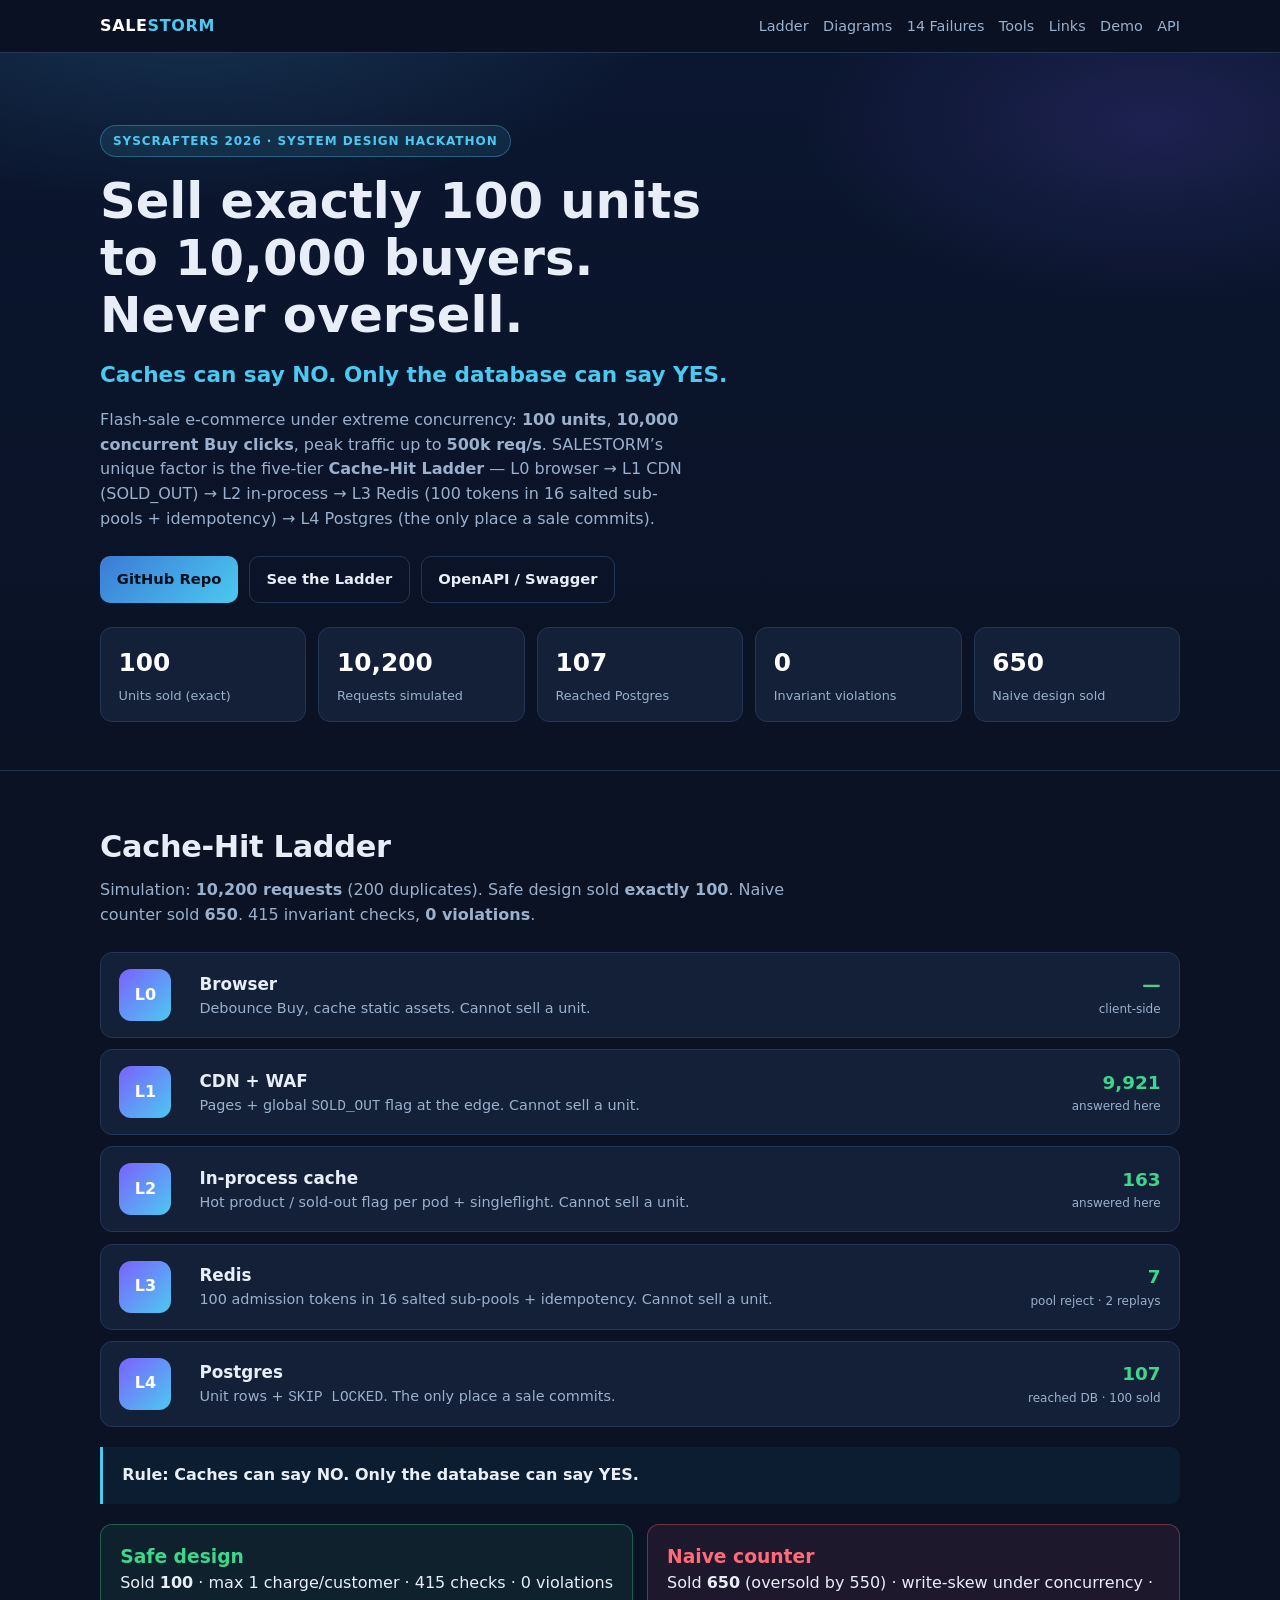
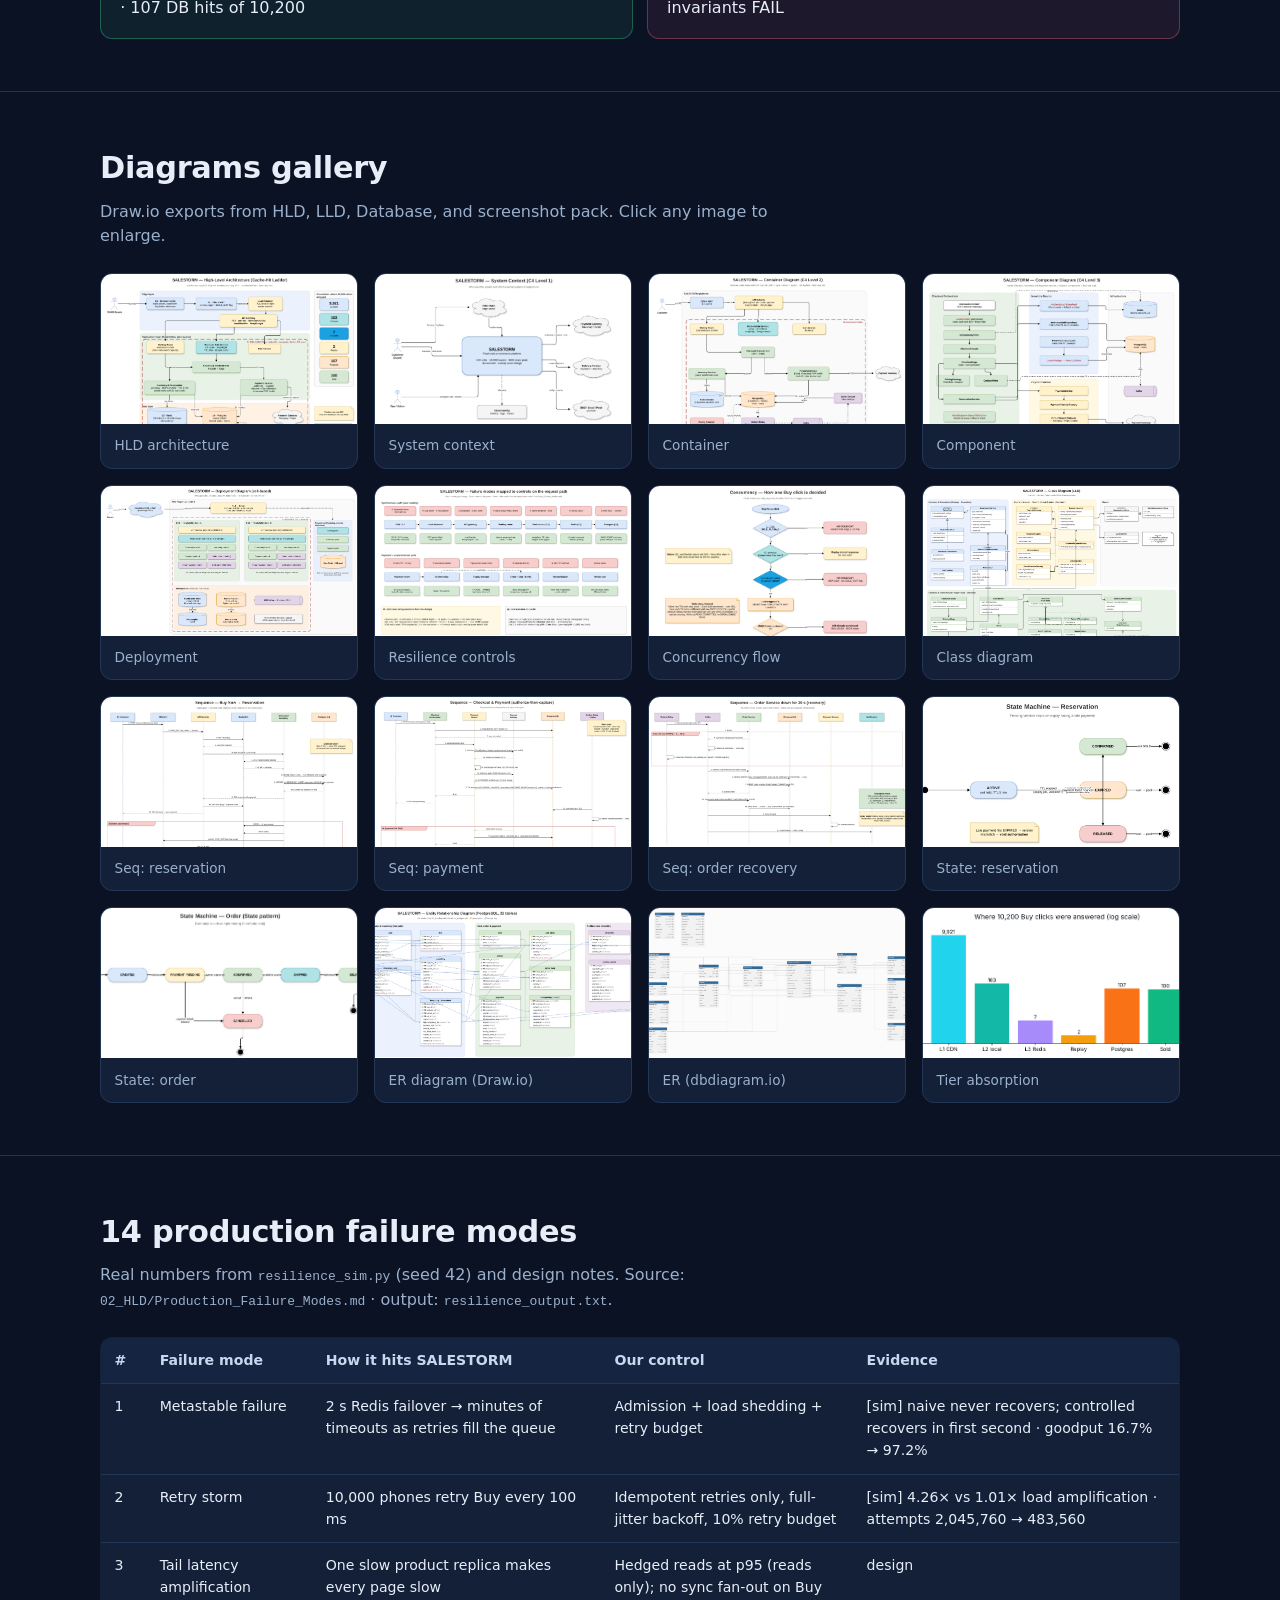
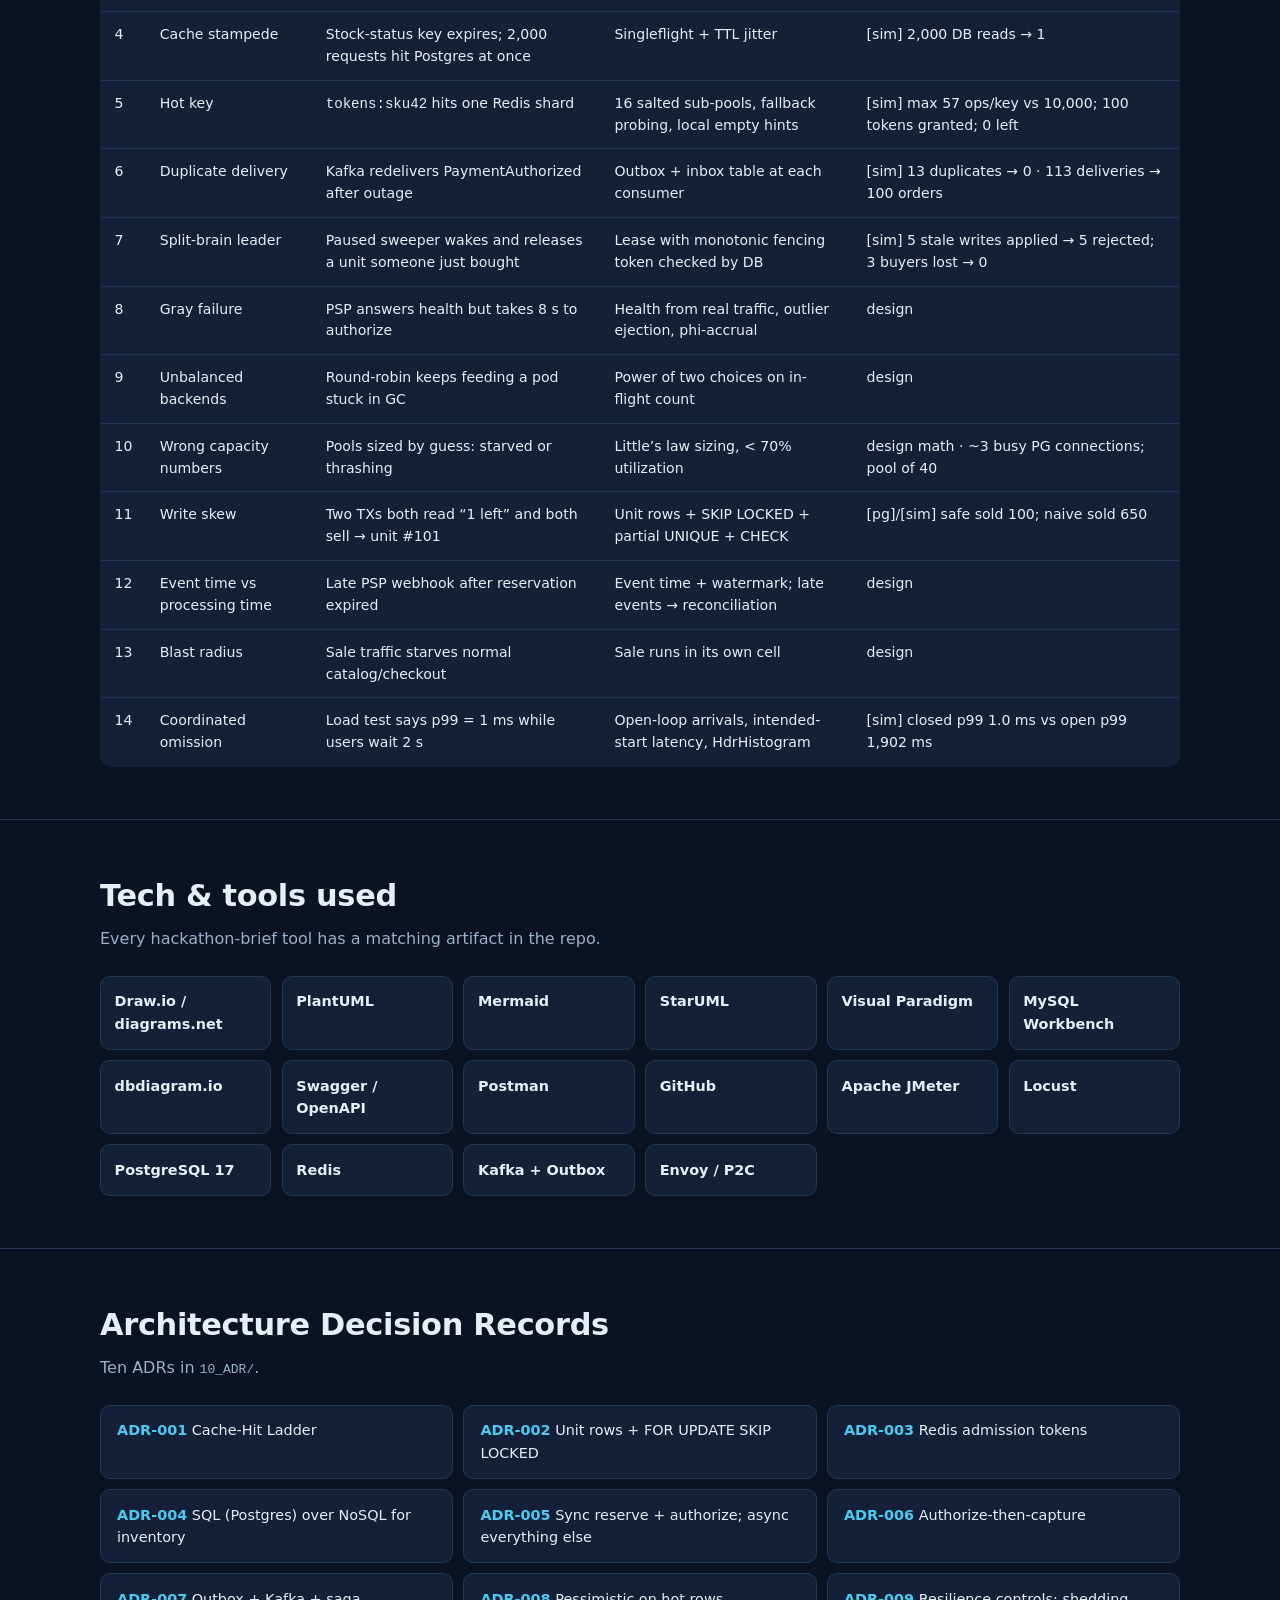
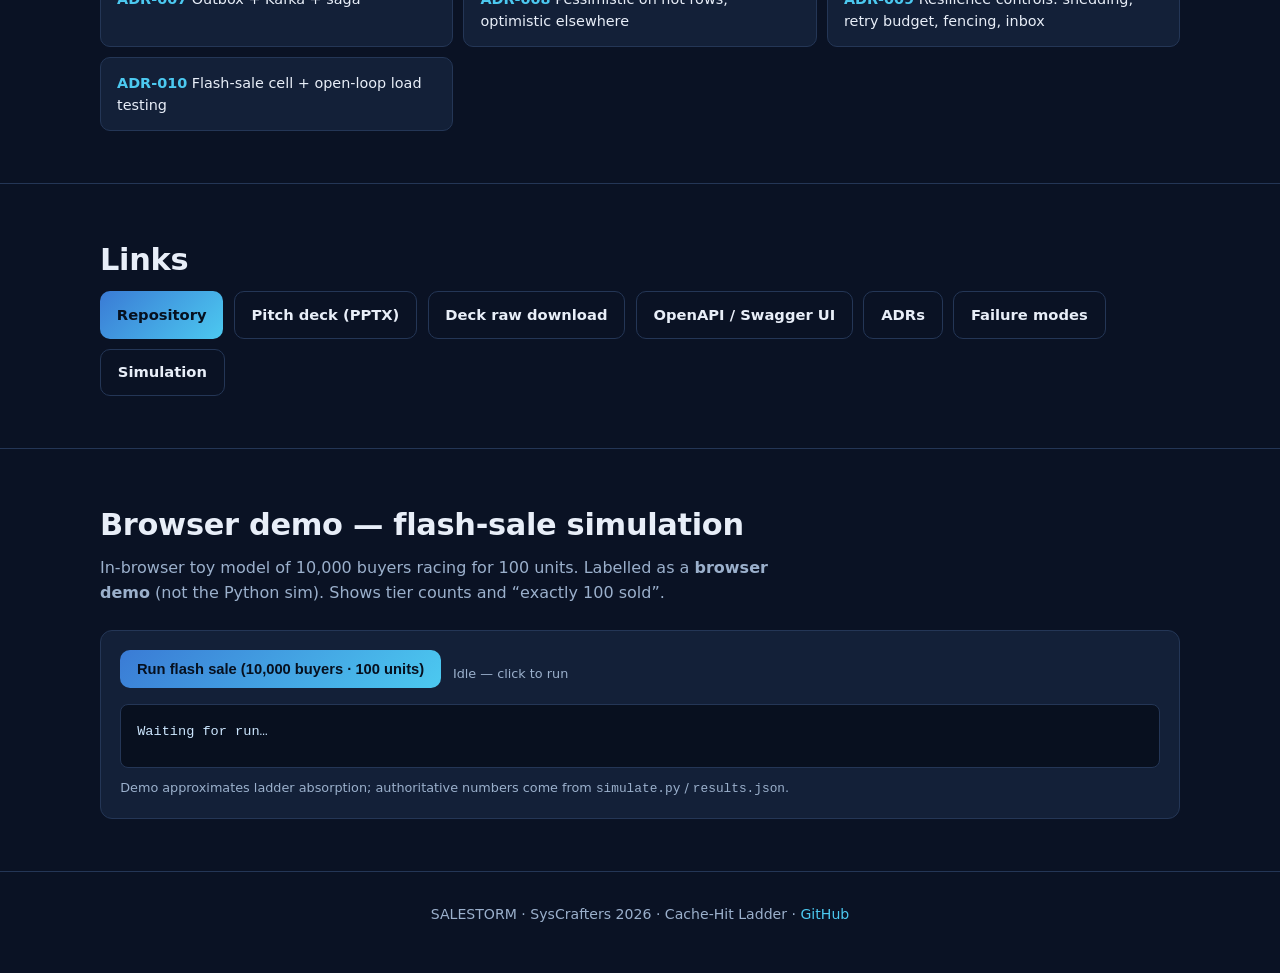
<file: docs/index.html>
<!DOCTYPE html>
<html lang="en">
<head>
  <meta charset="UTF-8" />
  <meta name="viewport" content="width=device-width, initial-scale=1" />
  <title>SALESTORM — Cache-Hit Ladder Flash Sale Design</title>
  <meta name="description" content="System design for selling exactly 100 units to 10,000 concurrent buyers with zero oversell. Caches can say NO. Only the database can say YES." />
  <link rel="stylesheet" href="styles.css" />
</head>
<body>
  <nav>
    <div class="wrap">
      <div class="brand">SALE<span>STORM</span></div>
      <div class="nav-links">
        <a href="#ladder">Ladder</a>
        <a href="#diagrams">Diagrams</a>
        <a href="#failures">14 Failures</a>
        <a href="#tools">Tools</a>
        <a href="#links">Links</a>
        <a href="#sim">Demo</a>
        <a href="api.html">API</a>
      </div>
    </div>
  </nav>

  <header class="hero">
    <div class="wrap">
      <div class="badge">SysCrafters 2026 · System Design Hackathon</div>
      <h1>Sell exactly 100 units to 10,000 buyers. Never oversell.</h1>
      <p class="tagline">Caches can say NO. Only the database can say YES.</p>
      <p class="problem">
        Flash-sale e-commerce under extreme concurrency: <strong>100 units</strong>,
        <strong>10,000 concurrent Buy clicks</strong>, peak traffic up to
        <strong>500k req/s</strong>. SALESTORM’s unique factor is the five-tier
        <strong>Cache-Hit Ladder</strong> — L0 browser → L1 CDN (SOLD_OUT) → L2 in-process →
        L3 Redis (100 tokens in 16 salted sub-pools + idempotency) → L4 Postgres
        (the only place a sale commits).
      </p>
      <div class="links">
        <a class="btn" href="https://github.com/sivaangayarkanni/SalesStrom-Ecommerce-platform">GitHub Repo</a>
        <a class="btn secondary" href="#ladder">See the Ladder</a>
        <a class="btn secondary" href="api.html">OpenAPI / Swagger</a>
      </div>
      <div class="stats">
        <div class="stat"><div class="n">100</div><div class="l">Units sold (exact)</div></div>
        <div class="stat"><div class="n">10,200</div><div class="l">Requests simulated</div></div>
        <div class="stat"><div class="n">107</div><div class="l">Reached Postgres</div></div>
        <div class="stat"><div class="n">0</div><div class="l">Invariant violations</div></div>
        <div class="stat"><div class="n">650</div><div class="l">Naive design sold</div></div>
      </div>
    </div>
  </header>

  <section id="ladder">
    <div class="wrap">
      <h2>Cache-Hit Ladder</h2>
      <p class="lead">
        Simulation: <strong>10,200 requests</strong> (200 duplicates). Safe design sold
        <strong>exactly 100</strong>. Naive counter sold <strong>650</strong>.
        415 invariant checks, <strong>0 violations</strong>.
      </p>
      <div class="ladder">
        <div class="tier">
          <div class="id">L0</div>
          <div>
            <h3>Browser</h3>
            <p>Debounce Buy, cache static assets. Cannot sell a unit.</p>
          </div>
          <div class="hits">—<small>client-side</small></div>
        </div>
        <div class="tier">
          <div class="id">L1</div>
          <div>
            <h3>CDN + WAF</h3>
            <p>Pages + global <code>SOLD_OUT</code> flag at the edge. Cannot sell a unit.</p>
          </div>
          <div class="hits">9,921<small>answered here</small></div>
        </div>
        <div class="tier">
          <div class="id">L2</div>
          <div>
            <h3>In-process cache</h3>
            <p>Hot product / sold-out flag per pod + singleflight. Cannot sell a unit.</p>
          </div>
          <div class="hits">163<small>answered here</small></div>
        </div>
        <div class="tier">
          <div class="id">L3</div>
          <div>
            <h3>Redis</h3>
            <p>100 admission tokens in 16 salted sub-pools + idempotency. Cannot sell a unit.</p>
          </div>
          <div class="hits">7<small>pool reject · 2 replays</small></div>
        </div>
        <div class="tier">
          <div class="id">L4</div>
          <div>
            <h3>Postgres</h3>
            <p>Unit rows + <code>SKIP LOCKED</code>. The only place a sale commits.</p>
          </div>
          <div class="hits">107<small>reached DB · 100 sold</small></div>
        </div>
      </div>
      <div class="rule">Rule: Caches can say NO. Only the database can say YES.</div>
      <div class="compare">
        <div class="card-ok">
          <h3>Safe design</h3>
          <p>Sold <strong>100</strong> · max 1 charge/customer · 415 checks · 0 violations · 107 DB hits of 10,200</p>
        </div>
        <div class="card-bad">
          <h3>Naive counter</h3>
          <p>Sold <strong>650</strong> (oversold by 550) · write-skew under concurrency · invariants FAIL</p>
        </div>
      </div>
    </div>
  </section>

  <section id="diagrams">
    <div class="wrap">
      <h2>Diagrams gallery</h2>
      <p class="lead">Draw.io exports from HLD, LLD, Database, and screenshot pack. Click any image to enlarge.</p>
      <div class="gallery" id="gallery">
        <figure class="g-item" data-src="assets/hld_architecture.png"><img src="assets/hld_architecture.png" alt="HLD architecture" loading="lazy" /><figcaption>HLD architecture</figcaption></figure>
        <figure class="g-item" data-src="assets/system_context.png"><img src="assets/system_context.png" alt="System context" loading="lazy" /><figcaption>System context</figcaption></figure>
        <figure class="g-item" data-src="assets/container.png"><img src="assets/container.png" alt="Container diagram" loading="lazy" /><figcaption>Container</figcaption></figure>
        <figure class="g-item" data-src="assets/component.png"><img src="assets/component.png" alt="Component diagram" loading="lazy" /><figcaption>Component</figcaption></figure>
        <figure class="g-item" data-src="assets/deployment.png"><img src="assets/deployment.png" alt="Deployment" loading="lazy" /><figcaption>Deployment</figcaption></figure>
        <figure class="g-item" data-src="assets/resilience_controls.png"><img src="assets/resilience_controls.png" alt="Resilience controls" loading="lazy" /><figcaption>Resilience controls</figcaption></figure>
        <figure class="g-item" data-src="assets/concurrency_flow.png"><img src="assets/concurrency_flow.png" alt="Concurrency flow" loading="lazy" /><figcaption>Concurrency flow</figcaption></figure>
        <figure class="g-item" data-src="assets/class_diagram.png"><img src="assets/class_diagram.png" alt="Class diagram" loading="lazy" /><figcaption>Class diagram</figcaption></figure>
        <figure class="g-item" data-src="assets/seq_reservation.png"><img src="assets/seq_reservation.png" alt="Reservation sequence" loading="lazy" /><figcaption>Seq: reservation</figcaption></figure>
        <figure class="g-item" data-src="assets/seq_payment.png"><img src="assets/seq_payment.png" alt="Payment sequence" loading="lazy" /><figcaption>Seq: payment</figcaption></figure>
        <figure class="g-item" data-src="assets/seq_order_recovery.png"><img src="assets/seq_order_recovery.png" alt="Order recovery sequence" loading="lazy" /><figcaption>Seq: order recovery</figcaption></figure>
        <figure class="g-item" data-src="assets/state_reservation.png"><img src="assets/state_reservation.png" alt="Reservation state" loading="lazy" /><figcaption>State: reservation</figcaption></figure>
        <figure class="g-item" data-src="assets/state_order.png"><img src="assets/state_order.png" alt="Order state" loading="lazy" /><figcaption>State: order</figcaption></figure>
        <figure class="g-item" data-src="assets/er_diagram.png"><img src="assets/er_diagram.png" alt="ER diagram" loading="lazy" /><figcaption>ER diagram (Draw.io)</figcaption></figure>
        <figure class="g-item" data-src="assets/07_er_dbdiagram_io.png"><img src="assets/07_er_dbdiagram_io.png" alt="ER dbdiagram.io" loading="lazy" /><figcaption>ER (dbdiagram.io)</figcaption></figure>
        <figure class="g-item" data-src="assets/tier_absorption.png"><img src="assets/tier_absorption.png" alt="Tier absorption chart" loading="lazy" /><figcaption>Tier absorption</figcaption></figure>
      </div>
    </div>
  </section>

  <section id="failures">
    <div class="wrap">
      <h2>14 production failure modes</h2>
      <p class="lead">
        Real numbers from <code>resilience_sim.py</code> (seed 42) and design notes.
        Source: <code>02_HLD/Production_Failure_Modes.md</code> · output:
        <code>resilience_output.txt</code>.
      </p>
      <div class="scroll-x">
        <table>
          <thead>
            <tr>
              <th>#</th>
              <th>Failure mode</th>
              <th>How it hits SALESTORM</th>
              <th>Our control</th>
              <th>Evidence</th>
            </tr>
          </thead>
          <tbody>
            <tr>
              <td>1</td>
              <td>Metastable failure</td>
              <td>2 s Redis failover → minutes of timeouts as retries fill the queue</td>
              <td>Admission + load shedding + retry budget</td>
              <td>[sim] naive never recovers; controlled recovers in first second · goodput 16.7% → 97.2%</td>
            </tr>
            <tr>
              <td>2</td>
              <td>Retry storm</td>
              <td>10,000 phones retry Buy every 100 ms</td>
              <td>Idempotent retries only, full-jitter backoff, 10% retry budget</td>
              <td>[sim] 4.26× vs 1.01× load amplification · attempts 2,045,760 → 483,560</td>
            </tr>
            <tr>
              <td>3</td>
              <td>Tail latency amplification</td>
              <td>One slow product replica makes every page slow</td>
              <td>Hedged reads at p95 (reads only); no sync fan-out on Buy</td>
              <td>design</td>
            </tr>
            <tr>
              <td>4</td>
              <td>Cache stampede</td>
              <td>Stock-status key expires; 2,000 requests hit Postgres at once</td>
              <td>Singleflight + TTL jitter</td>
              <td>[sim] 2,000 DB reads → 1</td>
            </tr>
            <tr>
              <td>5</td>
              <td>Hot key</td>
              <td><code>tokens:sku42</code> hits one Redis shard</td>
              <td>16 salted sub-pools, fallback probing, local empty hints</td>
              <td>[sim] max 57 ops/key vs 10,000; 100 tokens granted; 0 left</td>
            </tr>
            <tr>
              <td>6</td>
              <td>Duplicate delivery</td>
              <td>Kafka redelivers PaymentAuthorized after outage</td>
              <td>Outbox + inbox table at each consumer</td>
              <td>[sim] 13 duplicates → 0 · 113 deliveries → 100 orders</td>
            </tr>
            <tr>
              <td>7</td>
              <td>Split-brain leader</td>
              <td>Paused sweeper wakes and releases a unit someone just bought</td>
              <td>Lease with monotonic fencing token checked by DB</td>
              <td>[sim] 5 stale writes applied → 5 rejected; 3 buyers lost → 0</td>
            </tr>
            <tr>
              <td>8</td>
              <td>Gray failure</td>
              <td>PSP answers health but takes 8 s to authorize</td>
              <td>Health from real traffic, outlier ejection, phi-accrual</td>
              <td>design</td>
            </tr>
            <tr>
              <td>9</td>
              <td>Unbalanced backends</td>
              <td>Round-robin keeps feeding a pod stuck in GC</td>
              <td>Power of two choices on in-flight count</td>
              <td>design</td>
            </tr>
            <tr>
              <td>10</td>
              <td>Wrong capacity numbers</td>
              <td>Pools sized by guess: starved or thrashing</td>
              <td>Little’s law sizing, &lt; 70% utilization</td>
              <td>design math · ~3 busy PG connections; pool of 40</td>
            </tr>
            <tr>
              <td>11</td>
              <td>Write skew</td>
              <td>Two TXs both read “1 left” and both sell → unit #101</td>
              <td>Unit rows + SKIP LOCKED + partial UNIQUE + CHECK</td>
              <td>[pg]/[sim] safe sold 100; naive sold 650</td>
            </tr>
            <tr>
              <td>12</td>
              <td>Event time vs processing time</td>
              <td>Late PSP webhook after reservation expired</td>
              <td>Event time + watermark; late events → reconciliation</td>
              <td>design</td>
            </tr>
            <tr>
              <td>13</td>
              <td>Blast radius</td>
              <td>Sale traffic starves normal catalog/checkout</td>
              <td>Sale runs in its own cell</td>
              <td>design</td>
            </tr>
            <tr>
              <td>14</td>
              <td>Coordinated omission</td>
              <td>Load test says p99 = 1 ms while users wait 2 s</td>
              <td>Open-loop arrivals, intended-start latency, HdrHistogram</td>
              <td>[sim] closed p99 1.0 ms vs open p99 1,902 ms</td>
            </tr>
          </tbody>
        </table>
      </div>
    </div>
  </section>

  <section id="tools">
    <div class="wrap">
      <h2>Tech &amp; tools used</h2>
      <p class="lead">Every hackathon-brief tool has a matching artifact in the repo.</p>
      <div class="tools">
        <div class="tool">Draw.io / diagrams.net</div>
        <div class="tool">PlantUML</div>
        <div class="tool">Mermaid</div>
        <div class="tool">StarUML</div>
        <div class="tool">Visual Paradigm</div>
        <div class="tool">MySQL Workbench</div>
        <div class="tool">dbdiagram.io</div>
        <div class="tool">Swagger / OpenAPI</div>
        <div class="tool">Postman</div>
        <div class="tool">GitHub</div>
        <div class="tool">Apache JMeter</div>
        <div class="tool">Locust</div>
        <div class="tool">PostgreSQL 17</div>
        <div class="tool">Redis</div>
        <div class="tool">Kafka + Outbox</div>
        <div class="tool">Envoy / P2C</div>
      </div>
    </div>
  </section>

  <section id="adrs">
    <div class="wrap">
      <h2>Architecture Decision Records</h2>
      <p class="lead">Ten ADRs in <code>10_ADR/</code>.</p>
      <div class="adr-list">
        <div class="adr"><strong>ADR-001</strong> Cache-Hit Ladder</div>
        <div class="adr"><strong>ADR-002</strong> Unit rows + FOR UPDATE SKIP LOCKED</div>
        <div class="adr"><strong>ADR-003</strong> Redis admission tokens</div>
        <div class="adr"><strong>ADR-004</strong> SQL (Postgres) over NoSQL for inventory</div>
        <div class="adr"><strong>ADR-005</strong> Sync reserve + authorize; async everything else</div>
        <div class="adr"><strong>ADR-006</strong> Authorize-then-capture</div>
        <div class="adr"><strong>ADR-007</strong> Outbox + Kafka + saga</div>
        <div class="adr"><strong>ADR-008</strong> Pessimistic on hot rows, optimistic elsewhere</div>
        <div class="adr"><strong>ADR-009</strong> Resilience controls: shedding, retry budget, fencing, inbox</div>
        <div class="adr"><strong>ADR-010</strong> Flash-sale cell + open-loop load testing</div>
      </div>
    </div>
  </section>

  <section id="links">
    <div class="wrap">
      <h2>Links</h2>
      <div class="links">
        <a class="btn" href="https://github.com/sivaangayarkanni/SalesStrom-Ecommerce-platform">Repository</a>
        <a class="btn secondary" href="https://github.com/sivaangayarkanni/SalesStrom-Ecommerce-platform/blob/main/12_Presentation/SALESTORM_Final_Presentation.pptx">Pitch deck (PPTX)</a>
        <a class="btn secondary" href="https://raw.githubusercontent.com/sivaangayarkanni/SalesStrom-Ecommerce-platform/main/12_Presentation/SALESTORM_Final_Presentation.pptx">Deck raw download</a>
        <a class="btn secondary" href="api.html">OpenAPI / Swagger UI</a>
        <a class="btn secondary" href="https://github.com/sivaangayarkanni/SalesStrom-Ecommerce-platform/tree/main/10_ADR">ADRs</a>
        <a class="btn secondary" href="https://github.com/sivaangayarkanni/SalesStrom-Ecommerce-platform/blob/main/02_HLD/Production_Failure_Modes.md">Failure modes</a>
        <a class="btn secondary" href="https://github.com/sivaangayarkanni/SalesStrom-Ecommerce-platform/tree/main/11_AI_Assisted_Validation/simulation">Simulation</a>
      </div>
    </div>
  </section>

  <section id="sim">
    <div class="wrap">
      <h2>Browser demo — flash-sale simulation</h2>
      <p class="lead">
        In-browser toy model of 10,000 buyers racing for 100 units. Labelled as a
        <strong>browser demo</strong> (not the Python sim). Shows tier counts and
        “exactly 100 sold”.
      </p>
      <div class="sim-box">
        <div class="controls">
          <button class="btn" id="runSim" type="button">Run flash sale (10,000 buyers · 100 units)</button>
          <span class="note" id="simStatus">Idle — click to run</span>
        </div>
        <pre class="sim-out" id="simOut">Waiting for run…</pre>
        <p class="note">Demo approximates ladder absorption; authoritative numbers come from <code>simulate.py</code> / <code>results.json</code>.</p>
      </div>
    </div>
  </section>

  <footer>
    <div class="wrap">
      SALESTORM · SysCrafters 2026 · Cache-Hit Ladder ·
      <a href="https://github.com/sivaangayarkanni/SalesStrom-Ecommerce-platform">GitHub</a>
    </div>
  </footer>

  <div id="lightbox" role="dialog" aria-label="Enlarged diagram"><img alt="" /></div>

  <script>
    (function () {
      const lb = document.getElementById('lightbox');
      const lbImg = lb.querySelector('img');
      document.getElementById('gallery').addEventListener('click', (e) => {
        const fig = e.target.closest('.g-item');
        if (!fig) return;
        lbImg.src = fig.dataset.src;
        lbImg.alt = fig.querySelector('img').alt || '';
        lb.classList.add('open');
      });
      lb.addEventListener('click', () => lb.classList.remove('open'));
      document.addEventListener('keydown', (e) => {
        if (e.key === 'Escape') lb.classList.remove('open');
      });

      // Browser demo: approximate Cache-Hit Ladder with 10k buyers / 100 units
      document.getElementById('runSim').addEventListener('click', () => {
        const status = document.getElementById('simStatus');
        const out = document.getElementById('simOut');
        status.textContent = 'Running…';
        const BUYERS = 10000;
        const UNITS = 100;
        let tokens = UNITS;
        let sold = 0;
        let L1 = 0, L2 = 0, L3 = 0, replays = 0, reached = 0;
        let soldOutFlag = false;
        const seen = new Set();
        // Shuffle buyer ids
        const buyers = Array.from({ length: BUYERS }, (_, i) => i);
        for (let i = buyers.length - 1; i > 0; i--) {
          const j = Math.floor(Math.random() * (i + 1));
          [buyers[i], buyers[j]] = [buyers[j], buyers[i]];
        }
        // First ~wave tries while stock exists; after sell-out CDN flag trips
        for (let i = 0; i < buyers.length; i++) {
          const id = buyers[i];
          if (soldOutFlag) {
            // Most hits stop at L1 once SOLD_OUT is published
            if (Math.random() < 0.97) { L1++; continue; }
            if (Math.random() < 0.7) { L2++; continue; }
            L3++; // empty pool reject
            continue;
          }
          if (seen.has(id)) { replays++; continue; }
          seen.add(id);
          if (tokens > 0) {
            tokens--;
            reached++;
            sold++;
            if (sold >= UNITS) soldOutFlag = true;
          } else {
            // Shouldn't happen; stock already 0
            L3++;
            soldOutFlag = true;
          }
        }
        // Align remaining unanswered mass to ladder (demo approximation)
        // After flag: remaining buyers already counted. Pad L1-like absorption for realism display.
        const answered = L1 + L2 + L3 + replays + reached;
        const leftover = BUYERS - answered;
        if (leftover > 0) L1 += leftover;

        out.textContent =
`BROWSER DEMO (not authoritative Python sim)
Buyers:           ${BUYERS}
Units:            ${UNITS}
L1 CDN SOLD_OUT:  ${L1}
L2 in-process:    ${L2}
L3 pool reject:   ${L3}
Idempotent replay:${replays}
Reached Postgres: ${reached}
Exactly sold:     ${sold}
Oversold:         ${Math.max(0, sold - UNITS)}
Result:           ${sold === UNITS ? 'PASS — exactly 100 sold' : 'CHECK'}`;
        status.textContent = sold === UNITS ? 'Done — exactly 100 sold' : 'Done';
      });
    })();
  </script>
</body>
</html>
</file>
<file: docs/styles.css>
:root {
  --bg: #0a1224;
  --bg2: #0f1b33;
  --bg3: #152440;
  --card: #132038;
  --border: #243656;
  --text: #e8eef8;
  --muted: #9bb0cc;
  --accent: #4cc9f0;
  --accent2: #7b61ff;
  --green: #3dd68c;
  --red: #ff6b7a;
  --amber: #f5c542;
  --navy: #0b1a36;
}
* { box-sizing: border-box; margin: 0; padding: 0; }
html { scroll-behavior: smooth; }
body {
  font-family: "Inter", "Segoe UI", system-ui, -apple-system, sans-serif;
  background: var(--bg);
  color: var(--text);
  line-height: 1.55;
  min-height: 100vh;
}
a { color: var(--accent); text-decoration: none; }
a:hover { text-decoration: underline; }
.wrap { max-width: 1120px; margin: 0 auto; padding: 0 1.25rem; }
nav {
  position: sticky; top: 0; z-index: 50;
  background: rgba(10,18,36,.92);
  backdrop-filter: blur(10px);
  border-bottom: 1px solid var(--border);
}
nav .wrap {
  display: flex; align-items: center; justify-content: space-between;
  gap: 1rem; padding: .85rem 1.25rem; flex-wrap: wrap;
}
.brand { font-weight: 800; letter-spacing: .04em; color: #fff; }
.brand span { color: var(--accent); }
.nav-links { display: flex; gap: .9rem; flex-wrap: wrap; font-size: .9rem; }
.nav-links a { color: var(--muted); }
.nav-links a:hover { color: #fff; text-decoration: none; }
.hero {
  padding: 4.5rem 0 3rem;
  background:
    radial-gradient(900px 400px at 15% -10%, rgba(76,201,240,.18), transparent 55%),
    radial-gradient(700px 350px at 90% 10%, rgba(123,97,255,.16), transparent 50%),
    linear-gradient(180deg, #0b1630 0%, var(--bg) 100%);
  border-bottom: 1px solid var(--border);
}
.badge {
  display: inline-block; font-size: .75rem; font-weight: 700;
  letter-spacing: .08em; text-transform: uppercase;
  color: var(--accent); background: rgba(76,201,240,.1);
  border: 1px solid rgba(76,201,240,.35); border-radius: 999px;
  padding: .35rem .75rem; margin-bottom: 1rem;
}
.hero h1 {
  font-size: clamp(2rem, 4.5vw, 3.1rem);
  line-height: 1.15; margin-bottom: .9rem; max-width: 18ch;
}
.hero .tagline {
  font-size: clamp(1.05rem, 2vw, 1.35rem);
  color: var(--accent); font-weight: 650; margin-bottom: 1rem;
  max-width: 42ch;
}
.hero .problem { color: var(--muted); max-width: 58ch; margin-bottom: 1.5rem; }
.stats {
  display: grid; grid-template-columns: repeat(auto-fit, minmax(140px, 1fr));
  gap: .75rem; margin-top: 1.5rem;
}
.stat {
  background: var(--card); border: 1px solid var(--border);
  border-radius: 12px; padding: 1rem 1.1rem;
}
.stat .n { font-size: 1.55rem; font-weight: 800; color: #fff; }
.stat .l { font-size: .8rem; color: var(--muted); margin-top: .2rem; }
section { padding: 3.25rem 0; border-bottom: 1px solid var(--border); }
h2 {
  font-size: clamp(1.45rem, 2.5vw, 1.9rem);
  margin-bottom: .5rem; letter-spacing: -.01em;
}
.lead { color: var(--muted); margin-bottom: 1.5rem; max-width: 70ch; }
.ladder {
  display: grid; gap: .7rem;
}
.tier {
  display: grid; grid-template-columns: 64px 1fr auto;
  gap: 1rem; align-items: center;
  background: var(--card); border: 1px solid var(--border);
  border-radius: 12px; padding: 1rem 1.15rem;
}
.tier .id {
  width: 52px; height: 52px; border-radius: 12px;
  display: grid; place-items: center; font-weight: 800;
  background: linear-gradient(135deg, var(--accent2), var(--accent));
  color: #fff;
}
.tier h3 { font-size: 1.05rem; }
.tier p { color: var(--muted); font-size: .9rem; }
.tier .hits {
  text-align: right; font-weight: 800; color: var(--green);
  font-size: 1.15rem; white-space: nowrap;
}
.tier .hits small { display: block; color: var(--muted); font-weight: 500; font-size: .75rem; }
.rule {
  margin-top: 1.25rem; padding: 1rem 1.2rem;
  border-left: 3px solid var(--accent);
  background: rgba(76,201,240,.06); border-radius: 0 10px 10px 0;
  font-weight: 650;
}
.compare {
  display: grid; grid-template-columns: 1fr 1fr; gap: .85rem; margin-top: 1.25rem;
}
@media (max-width: 700px) {
  .compare { grid-template-columns: 1fr; }
  .tier { grid-template-columns: 52px 1fr; }
  .tier .hits { grid-column: 2; text-align: left; }
}
.card-ok, .card-bad {
  border-radius: 12px; padding: 1.1rem 1.2rem; border: 1px solid var(--border);
}
.card-ok { background: rgba(61,214,140,.08); border-color: rgba(61,214,140,.35); }
.card-bad { background: rgba(255,107,122,.08); border-color: rgba(255,107,122,.35); }
.card-ok h3 { color: var(--green); }
.card-bad h3 { color: var(--red); }
.gallery {
  display: grid; grid-template-columns: repeat(auto-fill, minmax(240px, 1fr));
  gap: 1rem;
}
.g-item {
  background: var(--card); border: 1px solid var(--border);
  border-radius: 12px; overflow: hidden; cursor: zoom-in;
  transition: transform .15s ease, border-color .15s;
}
.g-item:hover { transform: translateY(-2px); border-color: var(--accent); }
.g-item img {
  width: 100%; height: 150px; object-fit: cover; object-position: top;
  display: block; background: #08101f;
}
.g-item figcaption {
  padding: .7rem .85rem; font-size: .85rem; color: var(--muted);
}
table {
  width: 100%; border-collapse: collapse; font-size: .88rem;
  background: var(--card); border-radius: 12px; overflow: hidden;
  border: 1px solid var(--border);
}
th, td {
  text-align: left; padding: .75rem .85rem;
  border-bottom: 1px solid var(--border); vertical-align: top;
}
th { background: var(--bg3); color: #c9d7ee; font-weight: 650; }
tr:last-child td { border-bottom: none; }
.tools {
  display: grid; grid-template-columns: repeat(auto-fill, minmax(160px, 1fr));
  gap: .65rem;
}
.tool {
  background: var(--card); border: 1px solid var(--border);
  border-radius: 10px; padding: .85rem; font-size: .9rem; font-weight: 600;
}
.links {
  display: flex; flex-wrap: wrap; gap: .65rem; margin-top: .5rem;
}
.btn {
  display: inline-flex; align-items: center; gap: .4rem;
  background: linear-gradient(135deg, #3a7bd5, #4cc9f0);
  color: #06101f !important; font-weight: 750; text-decoration: none !important;
  padding: .7rem 1.05rem; border-radius: 10px; border: none; cursor: pointer;
  font-size: .92rem;
}
.btn.secondary {
  background: transparent; color: var(--text) !important;
  border: 1px solid var(--border);
}
.btn:hover { filter: brightness(1.08); }
.adr-list {
  display: grid; grid-template-columns: repeat(auto-fill, minmax(280px, 1fr));
  gap: .65rem;
}
.adr {
  background: var(--card); border: 1px solid var(--border);
  border-radius: 10px; padding: .85rem 1rem; font-size: .9rem;
}
.adr strong { color: var(--accent); }
.sim-box {
  margin-top: 1rem; background: var(--card); border: 1px solid var(--border);
  border-radius: 12px; padding: 1.2rem;
}
.sim-box .controls { display: flex; gap: .75rem; flex-wrap: wrap; align-items: center; }
.sim-out {
  margin-top: 1rem; font-family: ui-monospace, SFMono-Regular, Menlo, monospace;
  font-size: .85rem; white-space: pre-wrap; color: #cde7ff;
  background: #08101f; border-radius: 8px; padding: 1rem; min-height: 4rem;
  border: 1px solid var(--border);
}
.note { font-size: .8rem; color: var(--muted); margin-top: .6rem; }
footer {
  padding: 2rem 0 3rem; color: var(--muted); font-size: .88rem; text-align: center;
}
#lightbox {
  position: fixed; inset: 0; background: rgba(3,8,18,.92);
  display: none; align-items: center; justify-content: center;
  z-index: 100; padding: 1.5rem; cursor: zoom-out;
}
#lightbox.open { display: flex; }
#lightbox img {
  max-width: min(1200px, 96vw); max-height: 90vh;
  border-radius: 8px; box-shadow: 0 20px 60px rgba(0,0,0,.5);
}
.scroll-x { overflow-x: auto; }
</file>
